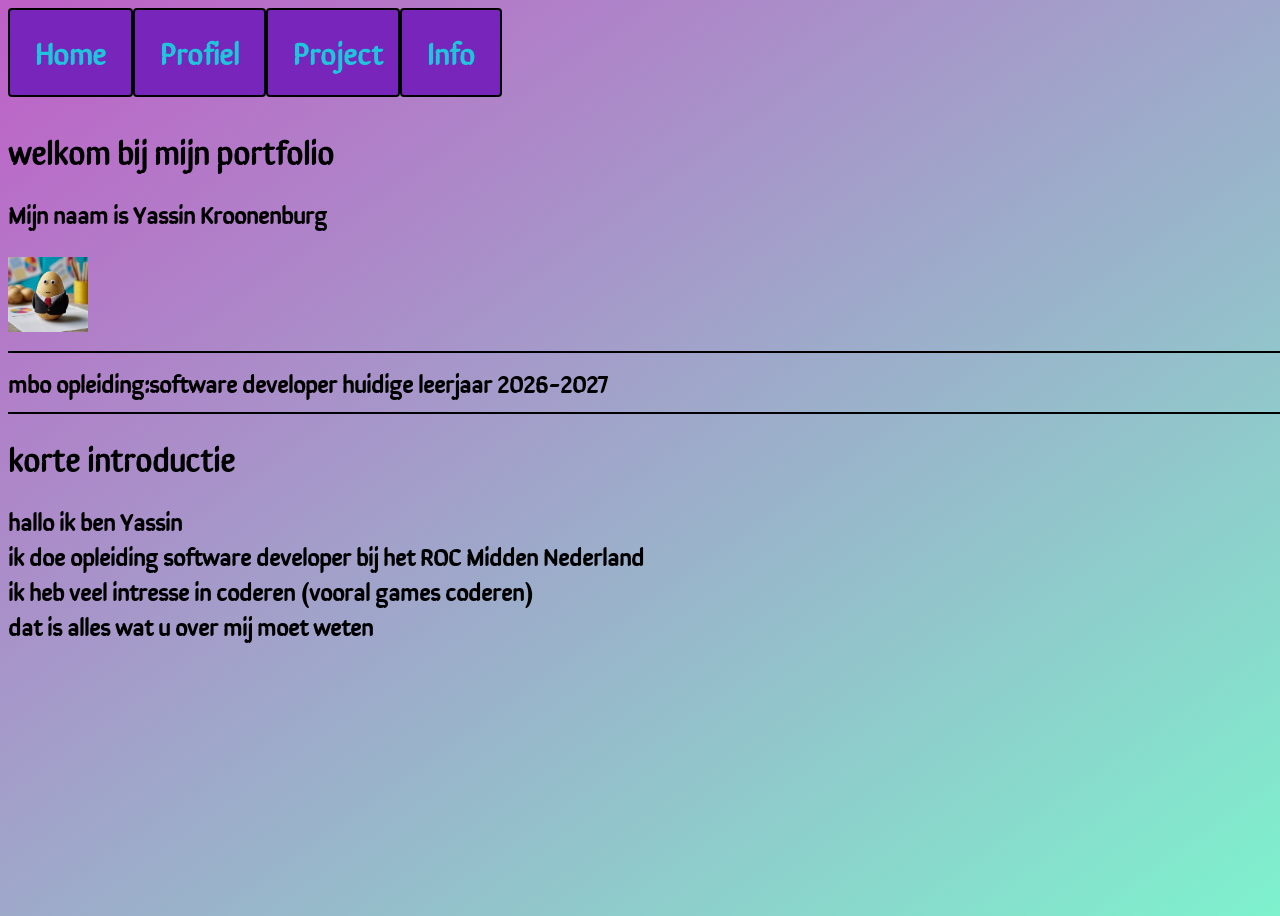
<file: index.html>
<!DOCTYPE html>
<html lang="en">

<head>
    <meta charset="UTF-8">
    <meta name="viewport" content="width=device-width, initial-scale=1.0">
    <title>portfolio</title>
    <link rel="preconnect" href="https://fonts.googleapis.com">
    <link rel="preconnect" href="https://fonts.gstatic.com" crossorigin>
    <link href="https://fonts.googleapis.com/css2?family=Sirin+Stencil&display=swap" rel="stylesheet">
    <link rel="stylesheet" href="styles.css">
</head>

<body>
    <nav>
        <a href="index.html">Home</a>
        <a href="p2.html">Profiel</a>
        <a href="p3.html">Project</a>
        <a href="p4.html">Info</a>
    </nav>

    <hr style="opacity:0">
    <H1>welkom bij mijn portfolio</H1>
    <H2>
        Mijn naam is Yassin Kroonenburg
        <hr style="opacity:0">
        <img class="picture" src="potato.jpg" alt="potato suit="80px
        width=" 80px>
        <hr style="opacity:4" color=black>
        <hr style="opacity:4" color=black>
        mbo opleiding:software developer huidige leerjaar 2026-2027
        <hr style="opacity:4" color=black>
    </H2>
    <h1>korte introductie</h1>
    <h2>
        <h2>
            hallo ik ben Yassin <br>
            ik doe opleiding software developer bij het ROC Midden Nederland <br>
            ik heb veel intresse in coderen (vooral games coderen) <br>
            dat is alles wat u over mij moet weten <br>
        </h2>

    </h2>
</body>

</html>
</file>
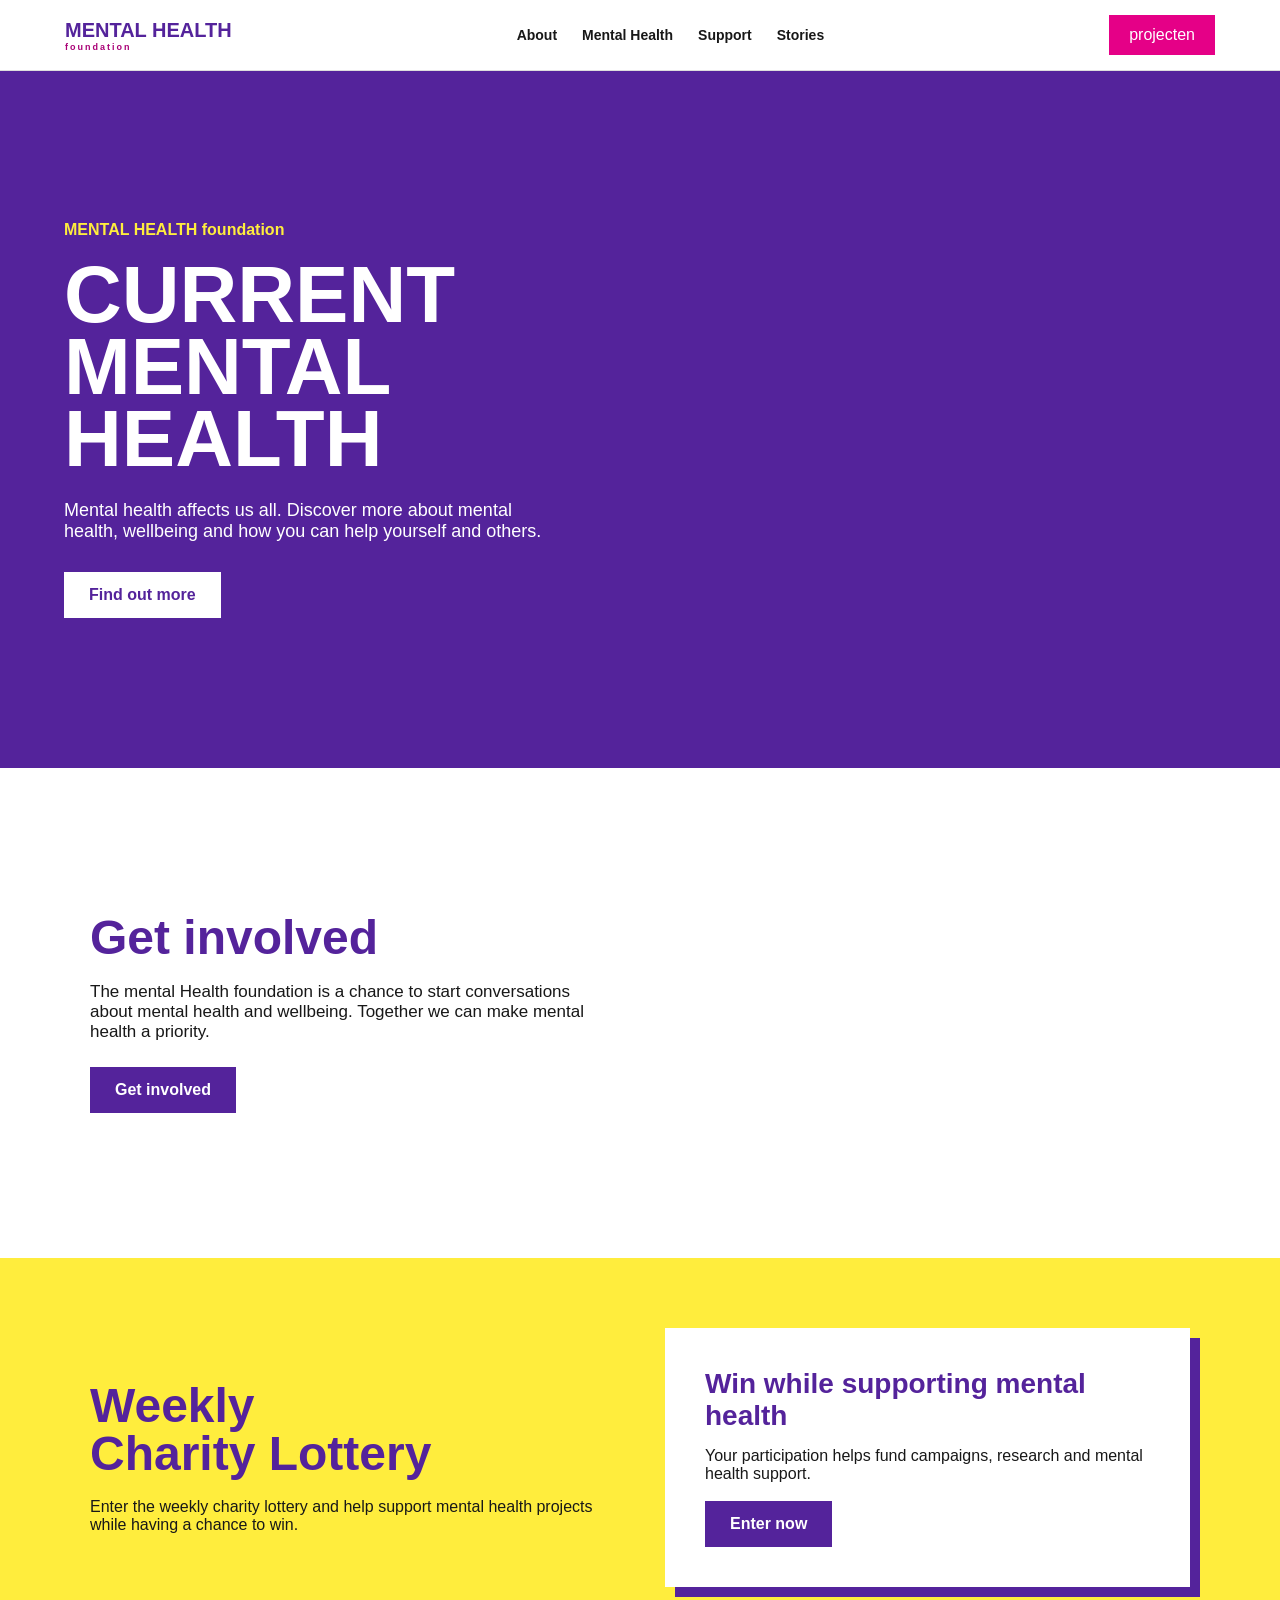
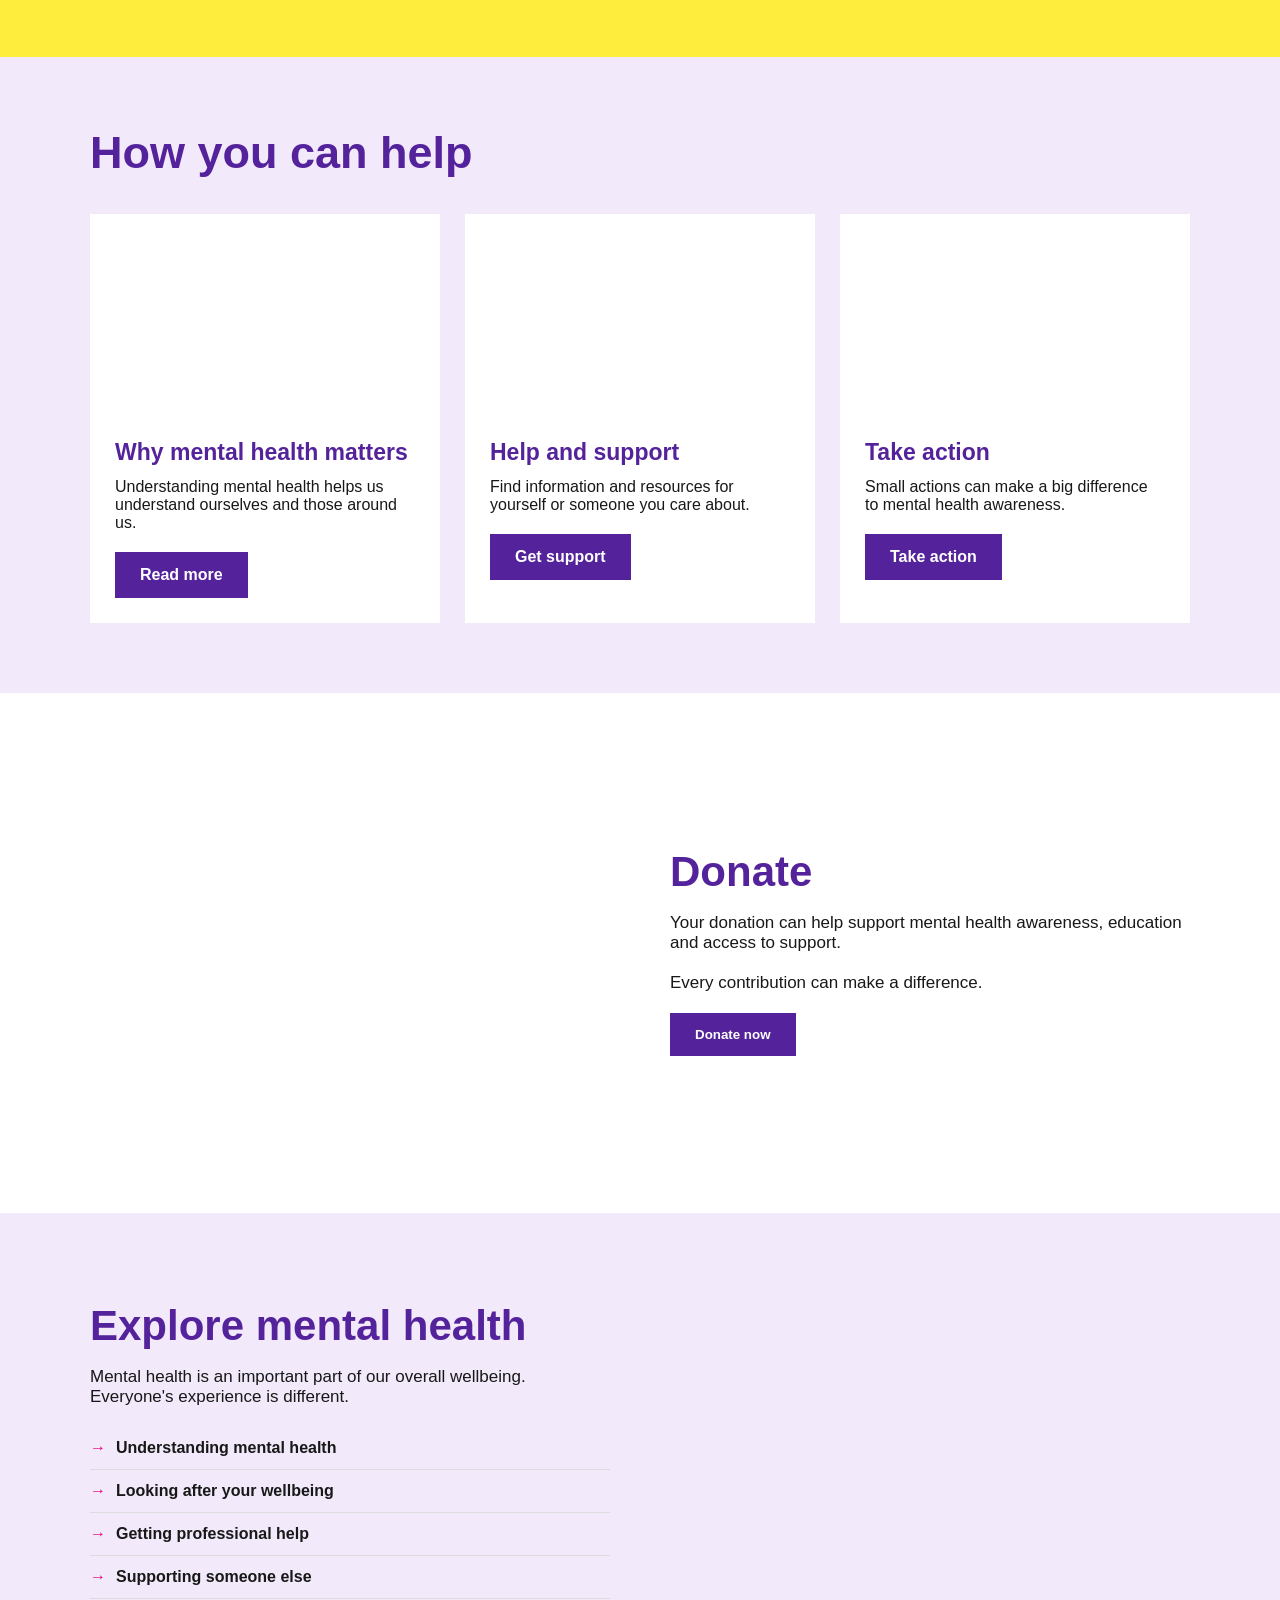
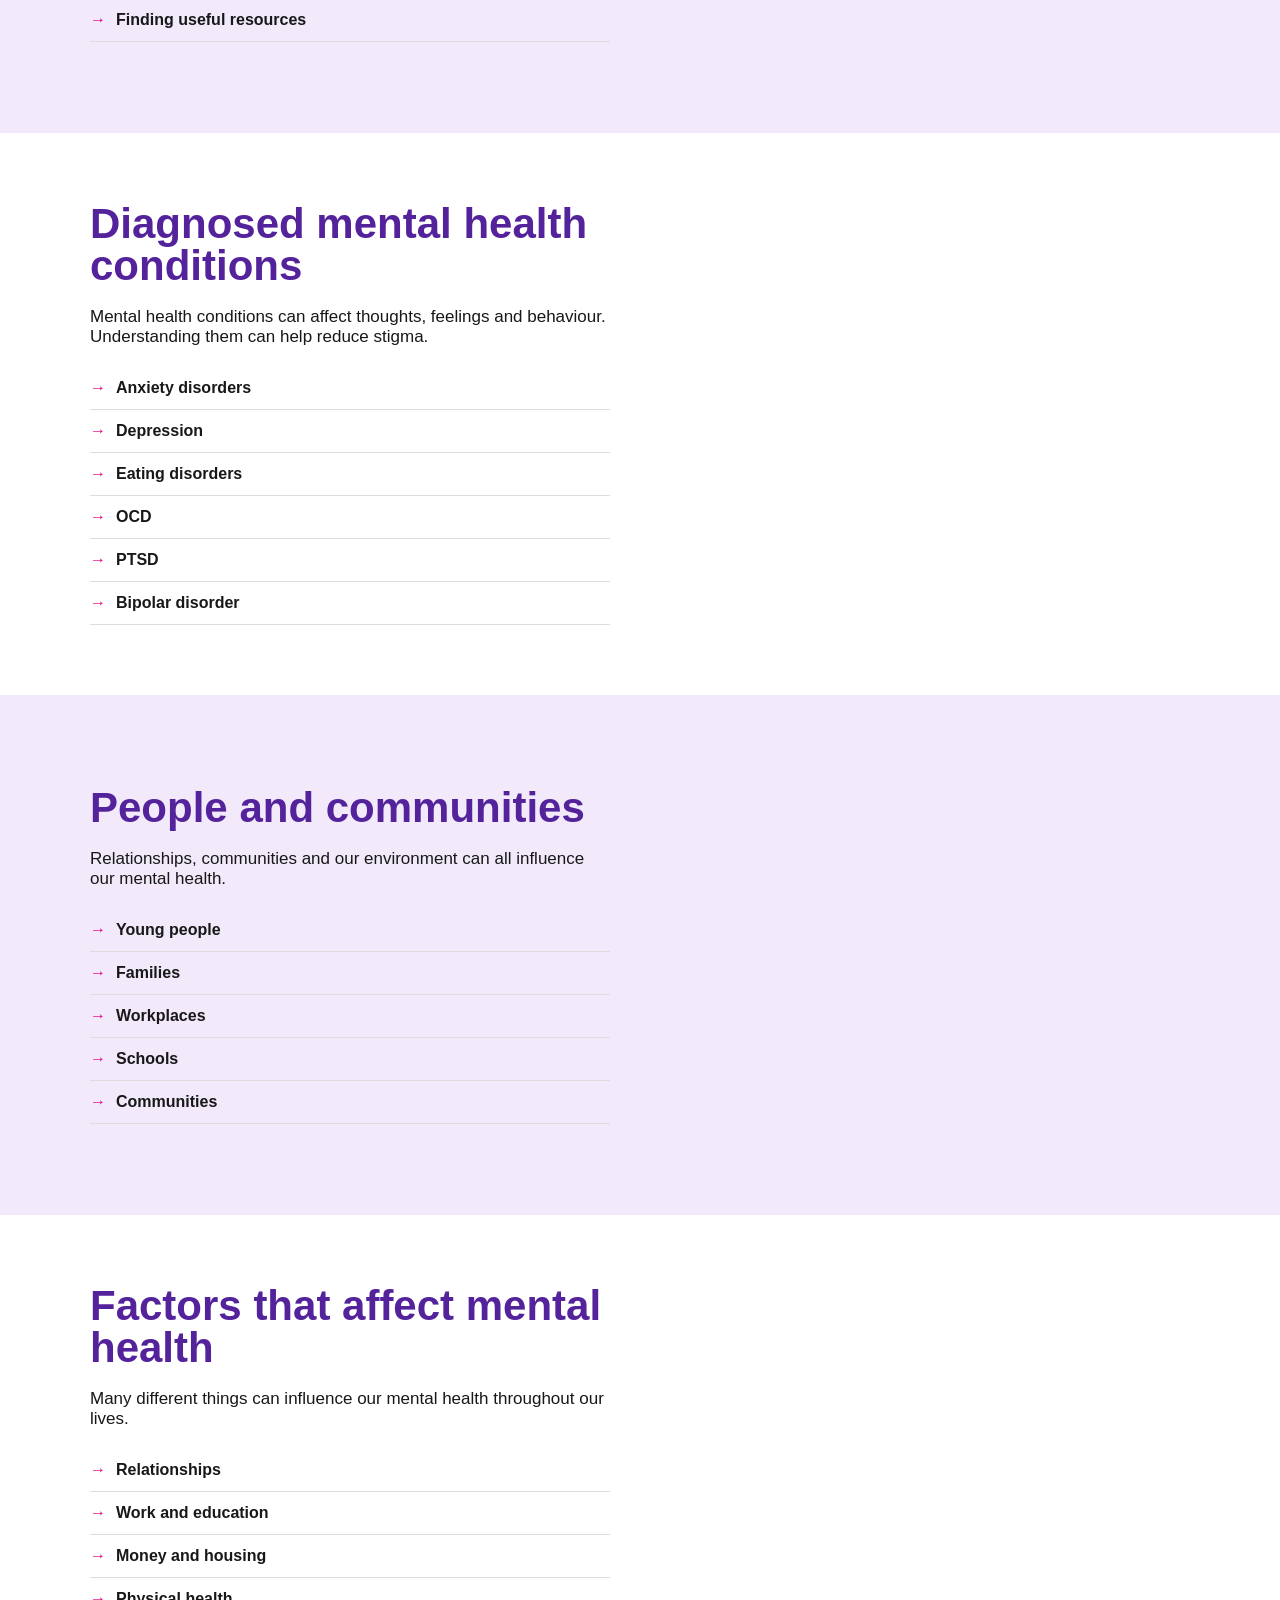
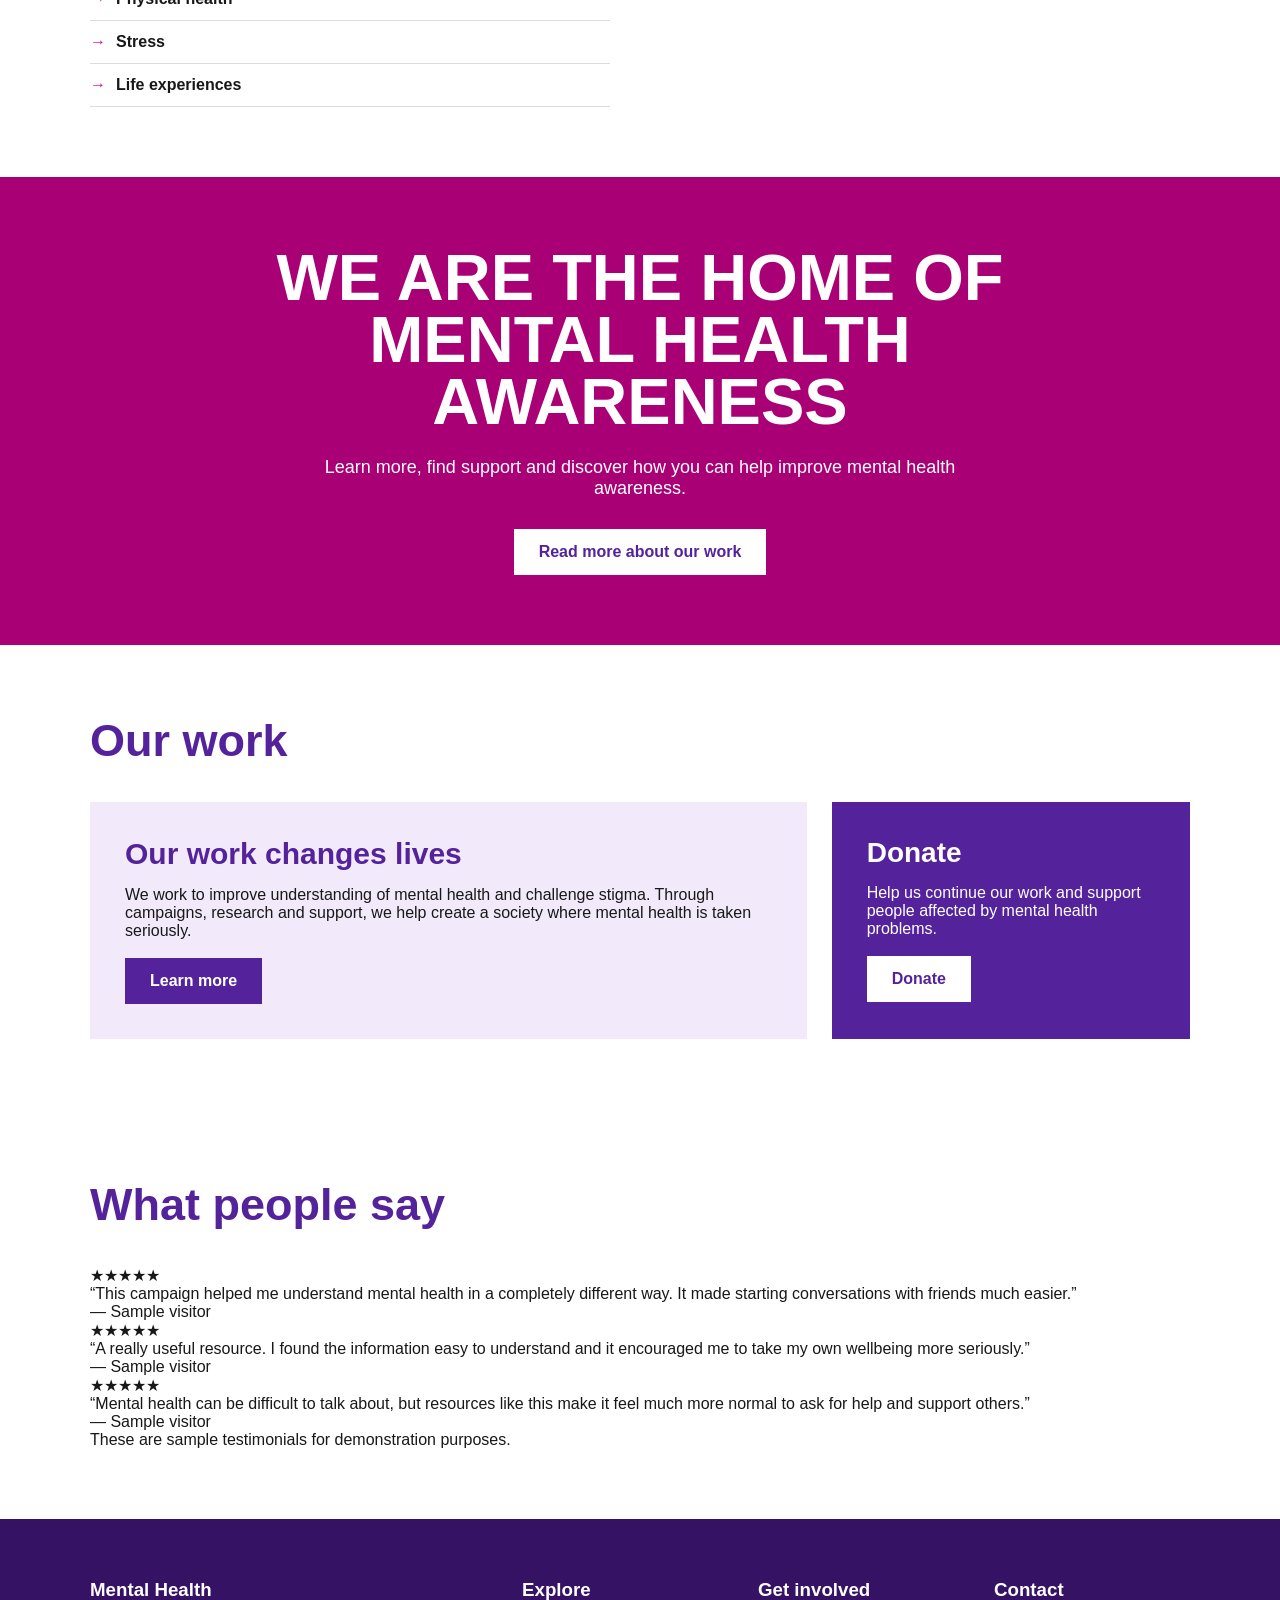
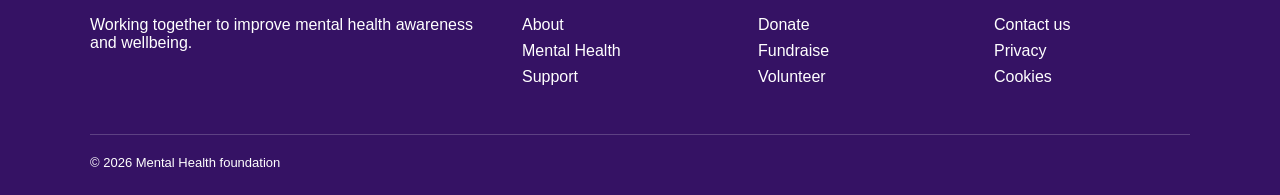
<file: goede doel.html>
<!DOCTYPE html>
<html lang="en">

<head>
  <meta charset="UTF-8">
  <meta name="viewport" content="width=device-width, initial-scale=1.0">

  <title>Mental Health foundation</title>

  <style>
    * {
      margin: 0;
      padding: 0;
      box-sizing: border-box;
    }

    html {
      scroll-behavior: smooth;
    }

    body {
      font-family: Arial, Helvetica, sans-serif;
      color: #181818;
    }

    :root {
      --purple: #54239b;
      --dark-purple: #351264;
      --magenta: #a90076;
      --pink: #e50087;
      --yellow: #ffed3d;
      --light: #f2eafa;
      --white: #fff;
    }

    a {
      text-decoration: none;
      color: inherit;
    }

    img {
      width: 100%;
      display: block;
    }

    .container {
      width: min(1100px, 90%);
      margin: auto;
    }

    section {
      padding: 70px 0;
    }

    header {
      position: sticky;
      top: 0;
      z-index: 1000;
      background: white;
      border-bottom: 1px solid #ddd;
    }

    .navbar {
      max-width: 1200px;
      margin: auto;
      padding: 15px 25px;

      display: flex;
      align-items: center;
      justify-content: space-between;
    }

    .logo {
      font-size: 20px;
      font-weight: 900;
      color: var(--purple);
    }

    .logo small {
      display: block;
      font-size: 9px;
      letter-spacing: 2px;
      color: var(--magenta);
    }

    nav {
      display: flex;
      gap: 25px;
      font-size: 14px;
      font-weight: bold;
    }

    nav a:hover {
      color: var(--pink);
    }

    .nav-button {
      background: var(--pink);
      color: white;
      padding: 11px 20px;
    }

    .hero {
      min-height: 550px;

      display: grid;
      grid-template-columns: 1fr 1fr;

      background: var(--purple);
      color: white;
    }

    .hero-content {
      padding: 80px 10%;

      display: flex;
      flex-direction: column;
      justify-content: center;
    }

    .hero-label {
      color: var(--yellow);
      font-weight: bold;
      margin-bottom: 20px;
    }

    .hero h1 {
      font-size: clamp(45px, 7vw, 80px);
      line-height: .9;
      text-transform: uppercase;
      margin-bottom: 25px;
    }

    .hero p {
      max-width: 500px;
      font-size: 18px;
      margin-bottom: 30px;
    }

    .hero-image {
      min-height: 550px;

      background:
        linear-gradient(rgba(84, 35, 155, .15),
          rgba(84, 35, 155, .15)),
        url("https://images.unsplash.com/photo-1499209974431-9dddcece7f88?auto=format&fit=crop&w=1200&q=80") center/cover;
    }

    .button {
      display: inline-block;
      padding: 14px 25px;
      background: var(--purple);
      color: white;
      font-weight: bold;
      border: none;
      cursor: pointer;
    }

    .button:hover {
      background: var(--pink);
    }

    .button.white {
      background: white;
      color: var(--purple);
    }

    .intro {
      display: grid;
      grid-template-columns: 1fr 1fr;
      gap: 60px;
      align-items: center;
    }

    .intro h2 {
      color: var(--purple);
      font-size: 48px;
      line-height: 1;
      margin-bottom: 20px;
    }

    .intro p {
      font-size: 17px;
      margin-bottom: 25px;
    }

    .intro-image {
      height: 350px;

      background:
        url("https://images.unsplash.com/photo-1516307365426-bea591f05011?auto=format&fit=crop&w=900&q=80") center/cover;
    }

    .lottery {
      background: var(--yellow);
    }

    .lottery-inner {
      display: grid;
      grid-template-columns: 1fr 1fr;
      gap: 50px;
      align-items: center;
    }

    .lottery h2 {
      color: var(--purple);
      font-size: 48px;
      line-height: 1;
      margin-bottom: 20px;
    }

    .lottery-card {
      background: white;
      padding: 40px;
      box-shadow: 10px 10px 0 var(--purple);
    }

    .lottery-card h3 {
      color: var(--purple);
      font-size: 28px;
      margin-bottom: 15px;
    }

    .light {
      background: var(--light);
    }

    .title {
      font-size: 45px;
      color: var(--purple);
      margin-bottom: 35px;
    }

    .cards {
      display: grid;
      grid-template-columns: repeat(3, 1fr);
      gap: 25px;
    }

    .card {
      background: white;
    }

    .card-image {
      height: 200px;
      background-size: cover;
      background-position: center;
    }

    .card-content {
      padding: 25px;
    }

    .card h3 {
      color: var(--purple);
      font-size: 23px;
      margin-bottom: 12px;
    }

    .card p {
      margin-bottom: 20px;
    }

    .content {
      display: grid;
      grid-template-columns: 1fr 1fr;
      gap: 60px;
      align-items: center;
    }

    .content.reverse .content-image {
      order: 2;
    }

    .content-image {
      height: 380px;
      background-size: cover;
      background-position: center;
    }

    .content-text h2 {
      color: var(--purple);
      font-size: 42px;
      line-height: 1;
      margin-bottom: 20px;
    }

    .content-text p {
      font-size: 17px;
      margin-bottom: 20px;
    }

    .content-text ul {
      list-style: none;
    }

    .content-text li {
      border-bottom: 1px solid #ddd;
      padding: 12px 0;
      font-weight: bold;
    }

    .content-text li::before {
      content: "→";
      color: var(--pink);
      margin-right: 10px;
    }

    .cta {
      background: var(--magenta);
      color: white;
      text-align: center;
    }

    .cta h2 {
      max-width: 900px;
      margin: auto;
      margin-bottom: 25px;

      font-size: clamp(38px, 6vw, 65px);
      line-height: .95;
      text-transform: uppercase;
    }

    .cta p {
      max-width: 700px;
      margin: 0 auto 30px;
      font-size: 18px;
    }

    .stories {
      display: grid;
      grid-template-columns: 2fr 1fr;
      gap: 25px;
    }

    .story {
      padding: 35px;
      background: var(--light);
    }

    .story h3 {
      color: var(--purple);
      font-size: 30px;
      margin-bottom: 15px;
    }

    .story-side {
      padding: 35px;
      background: var(--purple);
      color: white;
    }

    .story-side h3 {
      font-size: 28px;
      margin-bottom: 15px;
    }

    footer {
      background: var(--dark-purple);
      color: white;
      padding: 60px 0 25px;
    }

    .footer-grid {
      display: grid;
      grid-template-columns: 2fr 1fr 1fr 1fr;
      gap: 40px;
    }

    footer h3 {
      margin-bottom: 15px;
    }

    footer ul {
      list-style: none;
    }

    footer li {
      margin-bottom: 8px;
    }

    footer a:hover {
      color: var(--yellow);
    }

    .copyright {
      margin-top: 40px;
      padding-top: 20px;
      border-top: 1px solid rgba(255, 255, 255, .2);
      font-size: 13px;
    }

    @media(max-width: 800px) {

      nav {
        display: none;
      }

      .hero,
      .intro,
      .lottery-inner,
      .content {
        grid-template-columns: 1fr;
      }

      .hero-image {
        min-height: 350px;
        order: -1;
      }

      .hero-content {
        padding: 60px 8%;
      }

      .cards {
        grid-template-columns: 1fr;
      }

      .content.reverse .content-image {
        order: 0;
      }

      .stories {
        grid-template-columns: 1fr;
      }

      .footer-grid {
        grid-template-columns: 1fr 1fr;
      }
    }

    @media(max-width: 500px) {

      section {
        padding: 50px 0;
      }

      .footer-grid {
        grid-template-columns: 1fr;
      }

      .hero h1 {
        font-size: 48px;
      }

      .intro h2,
      .lottery h2,
      .title {
        font-size: 38px;
      }
    }
  </style>
</head>


<body>
  <header>

    <div class="navbar">

      <a href="#home" class="logo">
        MENTAL HEALTH
        <small>foundation</small>
      </a>

      <nav>
        <a href="#about">About</a>
        <a href="#mental-health">Mental Health</a>
        <a href="#support">Support</a>
        <a href="#stories">Stories</a>
      </nav>

      <a href="p3.html" class="nav-button">
        projecten
      </a>

    </div>

  </header>
  <section class="hero" id="home">

    <div class="hero-content">

      <div class="hero-label">
        MENTAL HEALTH foundation
      </div>

      <h1>
        Current<br>
        Mental<br>
        Health
      </h1>

      <p>
        Mental health affects us all. Discover more about
        mental health, wellbeing and how you can help yourself
        and others.
      </p>

      <div>
        <a href="#about" class="button white">
          Find out more
        </a>
      </div>

    </div>

    <div class="hero-image"></div>

  </section>
  <section id="about">

    <div class="container intro">

      <div>

        <h2>
          Get involved
        </h2>

        <p>
          The mental Health foundation is a chance to start
          conversations about mental health and wellbeing.
          Together we can make mental health a priority.
        </p>

        <a href="#support" class="button">
          Get involved
        </a>

      </div>

      <div class="intro-image"></div>

    </div>

  </section>
  <section class="lottery">

    <div class="container lottery-inner">

      <div>

        <h2>
          Weekly<br>
          Charity Lottery
        </h2>

        <p>
          Enter the weekly charity lottery and help support
          mental health projects while having a chance to win.
        </p>

      </div>

      <div class="lottery-card">

        <h3>
          Win while supporting mental health
        </h3>

        <p>
          Your participation helps fund campaigns, research
          and mental health support.
        </p>

        <br>

        <a href="#donate" class="button">
          Enter now
        </a>

      </div>

    </div>

  </section>
  <section class="light">

    <div class="container">

      <h2 class="title">
        How you can help
      </h2>

      <div class="cards">

        <div class="card">

          <div class="card-image"
            style="background-image:url('https://images.unsplash.com/photo-1531482615713-2afd69097998?auto=format&fit=crop&w=800&q=80')">
          </div>

          <div class="card-content">

            <h3>
              Why mental health matters
            </h3>

            <p>
              Understanding mental health helps us
              understand ourselves and those around us.
            </p>

            <a href="#mental-health" class="button">
              Read more
            </a>

          </div>

        </div>


        <div class="card">

          <div class="card-image"
            style="background-image:url('https://images.unsplash.com/photo-1529156069898-49953e39b3ac?auto=format&fit=crop&w=800&q=80')">
          </div>

          <div class="card-content">

            <h3>
              Help and support
            </h3>

            <p>
              Find information and resources for yourself
              or someone you care about.
            </p>

            <a href="#support" class="button">
              Get support
            </a>

          </div>

        </div>


        <div class="card">

          <div class="card-image"
            style="background-image:url('https://images.unsplash.com/photo-1556761175-b413da4baf72?auto=format&fit=crop&w=800&q=80')">
          </div>

          <div class="card-content">

            <h3>
              Take action
            </h3>

            <p>
              Small actions can make a big difference
              to mental health awareness.
            </p>

            <a href="#donate" class="button">
              Take action
            </a>

          </div>

        </div>

      </div>

    </div>

  </section>
  <section id="donate">

    <div class="container content">

      <div class="content-image"
        style="background-image:url('https://images.unsplash.com/photo-1469571486292-0ba58a3f068b?auto=format&fit=crop&w=1000&q=80')">
      </div>

      <div class="content-text">

        <h2>
          Donate
        </h2>

        <p>
          Your donation can help support mental health
          awareness, education and access to support.
        </p>

        <p>
          Every contribution can make a difference.
        </p>

        <button class="button" onclick="donate()">
          Donate now
        </button>

      </div>

    </div>

  </section>
  <section class="light" id="mental-health">

    <div class="container content reverse">

      <div class="content-image"
        style="background-image:url('https://images.unsplash.com/photo-1473177104440-ffee2f376098?auto=format&fit=crop&w=1000&q=80')">
      </div>

      <div class="content-text">

        <h2>
          Explore mental health
        </h2>

        <p>
          Mental health is an important part of our overall
          wellbeing. Everyone's experience is different.
        </p>

        <ul>
          <li>Understanding mental health</li>
          <li>Looking after your wellbeing</li>
          <li>Getting professional help</li>
          <li>Supporting someone else</li>
          <li>Finding useful resources</li>
        </ul>

      </div>

    </div>

  </section>
  <section>

    <div class="container content">

      <div class="content-text">

        <h2>
          Diagnosed mental health conditions
        </h2>

        <p>
          Mental health conditions can affect thoughts,
          feelings and behaviour. Understanding them can
          help reduce stigma.
        </p>

        <ul>
          <li>Anxiety disorders</li>
          <li>Depression</li>
          <li>Eating disorders</li>
          <li>OCD</li>
          <li>PTSD</li>
          <li>Bipolar disorder</li>
        </ul>

      </div>

      <div class="content-image"
        style="background-image:url('https://images.unsplash.com/photo-1544717305-2782549b5136?auto=format&fit=crop&w=1000&q=80')">
      </div>

    </div>

  </section>
  <section class="light">

    <div class="container content reverse">

      <div class="content-image"
        style="background-image:url('https://images.unsplash.com/photo-1529156069898-49953e39b3ac?auto=format&fit=crop&w=1000&q=80')">
      </div>

      <div class="content-text">

        <h2>
          People and communities
        </h2>

        <p>
          Relationships, communities and our environment
          can all influence our mental health.
        </p>

        <ul>
          <li>Young people</li>
          <li>Families</li>
          <li>Workplaces</li>
          <li>Schools</li>
          <li>Communities</li>
        </ul>

      </div>

    </div>

  </section>
  <section>

    <div class="container content">

      <div class="content-text">

        <h2>
          Factors that affect mental health
        </h2>

        <p>
          Many different things can influence our mental
          health throughout our lives.
        </p>

        <ul>
          <li>Relationships</li>
          <li>Work and education</li>
          <li>Money and housing</li>
          <li>Physical health</li>
          <li>Stress</li>
          <li>Life experiences</li>
        </ul>

      </div>

      <div class="content-image"
        style="background-image:url('https://images.unsplash.com/photo-1499750310107-5fef28a66643?auto=format&fit=crop&w=1000&q=80')">
      </div>

    </div>

  </section>
  <section class="cta" id="support">

    <div class="container">

      <h2>
        We are the home of
        Mental Health Awareness
      </h2>

      <p>
        Learn more, find support and discover how you can
        help improve mental health awareness.
      </p>

      <a href="#about" class="button white">
        Read more about our work
      </a>

    </div>

  </section>
  <section id="stories">

    <div class="container">

      <h2 class="title">
        Our work
      </h2>

      <div class="stories">

        <div class="story">

          <h3>
            Our work changes lives
          </h3>

          <p>
            We work to improve understanding of mental
            health and challenge stigma. Through campaigns,
            research and support, we help create a society
            where mental health is taken seriously.
          </p>

          <br>

          <a href="#mental-health" class="button">
            Learn more
          </a>

        </div>

        <div class="story-side">

          <h3>
            Donate
          </h3>

          <p>
            Help us continue our work and support people
            affected by mental health problems.
          </p>

          <br>

          <a href="#donate" class="button white">
            Donate
          </a>

        </div>

      </div>

    </div>

  </section>

  <section class="reviews" id="reviews">

    <div class="container">

      <h2 class="title">
        What people say
      </h2>

      <div class="review-grid">

        <div class="review">

          <div class="stars">
            ★★★★★
          </div>

          <p>
            “This campaign helped me understand mental
            health in a completely different way. It made
            starting conversations with friends much easier.”
          </p>

          <div class="reviewer">
            — Sample visitor
          </div>

        </div>


        <div class="review">

          <div class="stars">
            ★★★★★
          </div>

          <p>
            “A really useful resource. I found the information
            easy to understand and it encouraged me to take
            my own wellbeing more seriously.”
          </p>

          <div class="reviewer">
            — Sample visitor
          </div>

        </div>


        <div class="review">

          <div class="stars">
            ★★★★★
          </div>

          <p>
            “Mental health can be difficult to talk about,
            but resources like this make it feel much more
            normal to ask for help and support others.”
          </p>

          <div class="reviewer">
            — Sample visitor
          </div>

        </div>

      </div>

      <p class="review-note">
        These are sample testimonials for demonstration purposes.
      </p>

    </div>

  </section>
  <footer>

    <div class="container">

      <div class="footer-grid">

        <div>
          <h3>Mental Health</h3>

          <p>
            Working together to improve mental health
            awareness and wellbeing.
          </p>
        </div>

        <div>
          <h3>Explore</h3>

          <ul>
            <li><a href="#about">About</a></li>
            <li><a href="#mental-health">Mental Health</a></li>
            <li><a href="#support">Support</a></li>
          </ul>
        </div>

        <div>
          <h3>Get involved</h3>

          <ul>
            <li><a href="#donate">Donate</a></li>
            <li><a href="#about">Fundraise</a></li>
            <li><a href="#about">Volunteer</a></li>
          </ul>
        </div>

        <div>
          <h3>Contact</h3>

          <ul>
            <li><a href="#">Contact us</a></li>
            <li><a href="#">Privacy</a></li>
            <li><a href="#">Cookies</a></li>
          </ul>
        </div>

      </div>

      <div class="copyright">
        © 2026 Mental Health foundation
      </div>

    </div>

  </footer>


  <script>

    function donate() {
      alert("Thank you for your donation!");
    }

  </script>

</body>

</html>
</file>
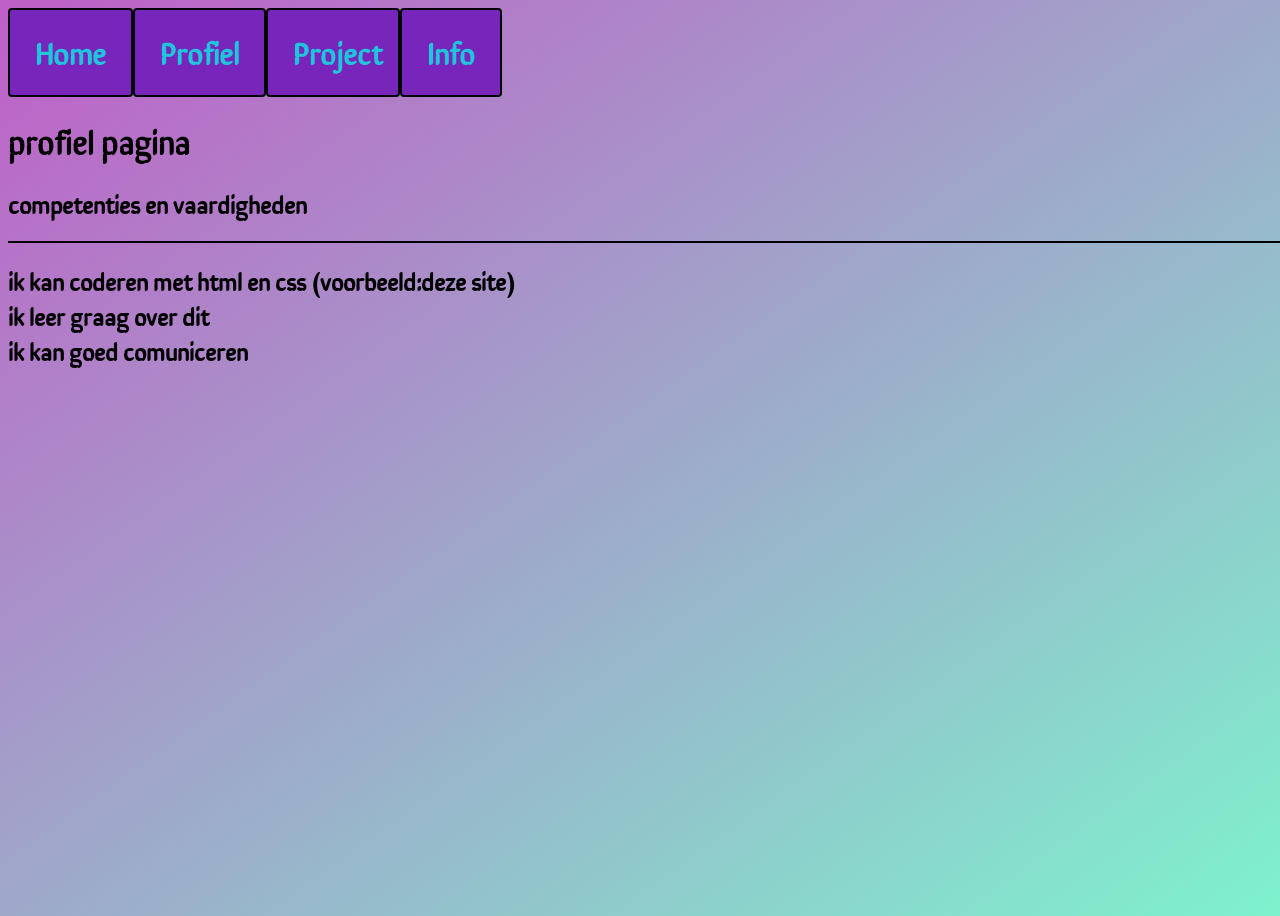
<file: p2.html>
<!DOCTYPE html>
<html lang="en">

<head>
  <meta charset="UTF-8">
  <meta name="viewport" content="width=device-width, initial-scale=1.0">
  <title>Profielpagina</title>
  <link rel="preconnect" href="https://fonts.googleapis.com">
    <link rel="preconnect" href="https://fonts.gstatic.com" crossorigin>
    <link href="https://fonts.googleapis.com/css2?family=Sirin+Stencil&display=swap" rel="stylesheet">
  <link rel="stylesheet" href="styles.css">
</head>

<body>
  <nav>
    <a href="index.html">Home</a>
    <a href="p2.html">Profiel</a>
    <a href="p3.html">Project</a>
    <a href="p4.html">Info</a>
  </nav>

  <h1>profiel pagina</h1>
  <h2>competenties en vaardigheden</h2>
      <hr style="opacity:4" color=black>
  <h2>
    ik kan coderen met html en css (voorbeeld:deze site) <br>
    ik leer graag over dit <br>
    ik kan goed comuniceren
  </h2>
  
</body>

</html>
</file>
<file: styles.css>
body {
    width: 100%;
    height: 100vh;
    background: linear-gradient(to bottom right, #BF5FC7, #7ef2cd);
      font-family: "Sirin Stencil", sans-serif;
      font-weight: 400;
}

.class a {
    text-decoration: none;
}

a:link,
a:visited {
    background-color: #7825bc;
    color: rgb(30, 197, 219);
    padding: 20px 25px;
    width: 25%;
    height: 5vh;
    text-align: center;
    text-decoration: none;
    display: inline-block;
}

a:hover,
a:active {
    background-color: rgb(22, 225, 194);
    color: rgb(103, 33, 121)
}

.class a {
    border: solid 2px black;

}

nav {
    display: flex;
    width: 25%;
}

a {
    flex: 1;
    padding: 40px 20px;
    text-align: center;
    background-color: #7925bd;
    color: #00dddd;
    font-size: 30px;
    font-weight: bold;
    border: 2px solid black;
    text-decoration: none;
}

html,
body {
    overflow-x: hidden;
}

a {
    border-radius: 4px;
}
</file>
